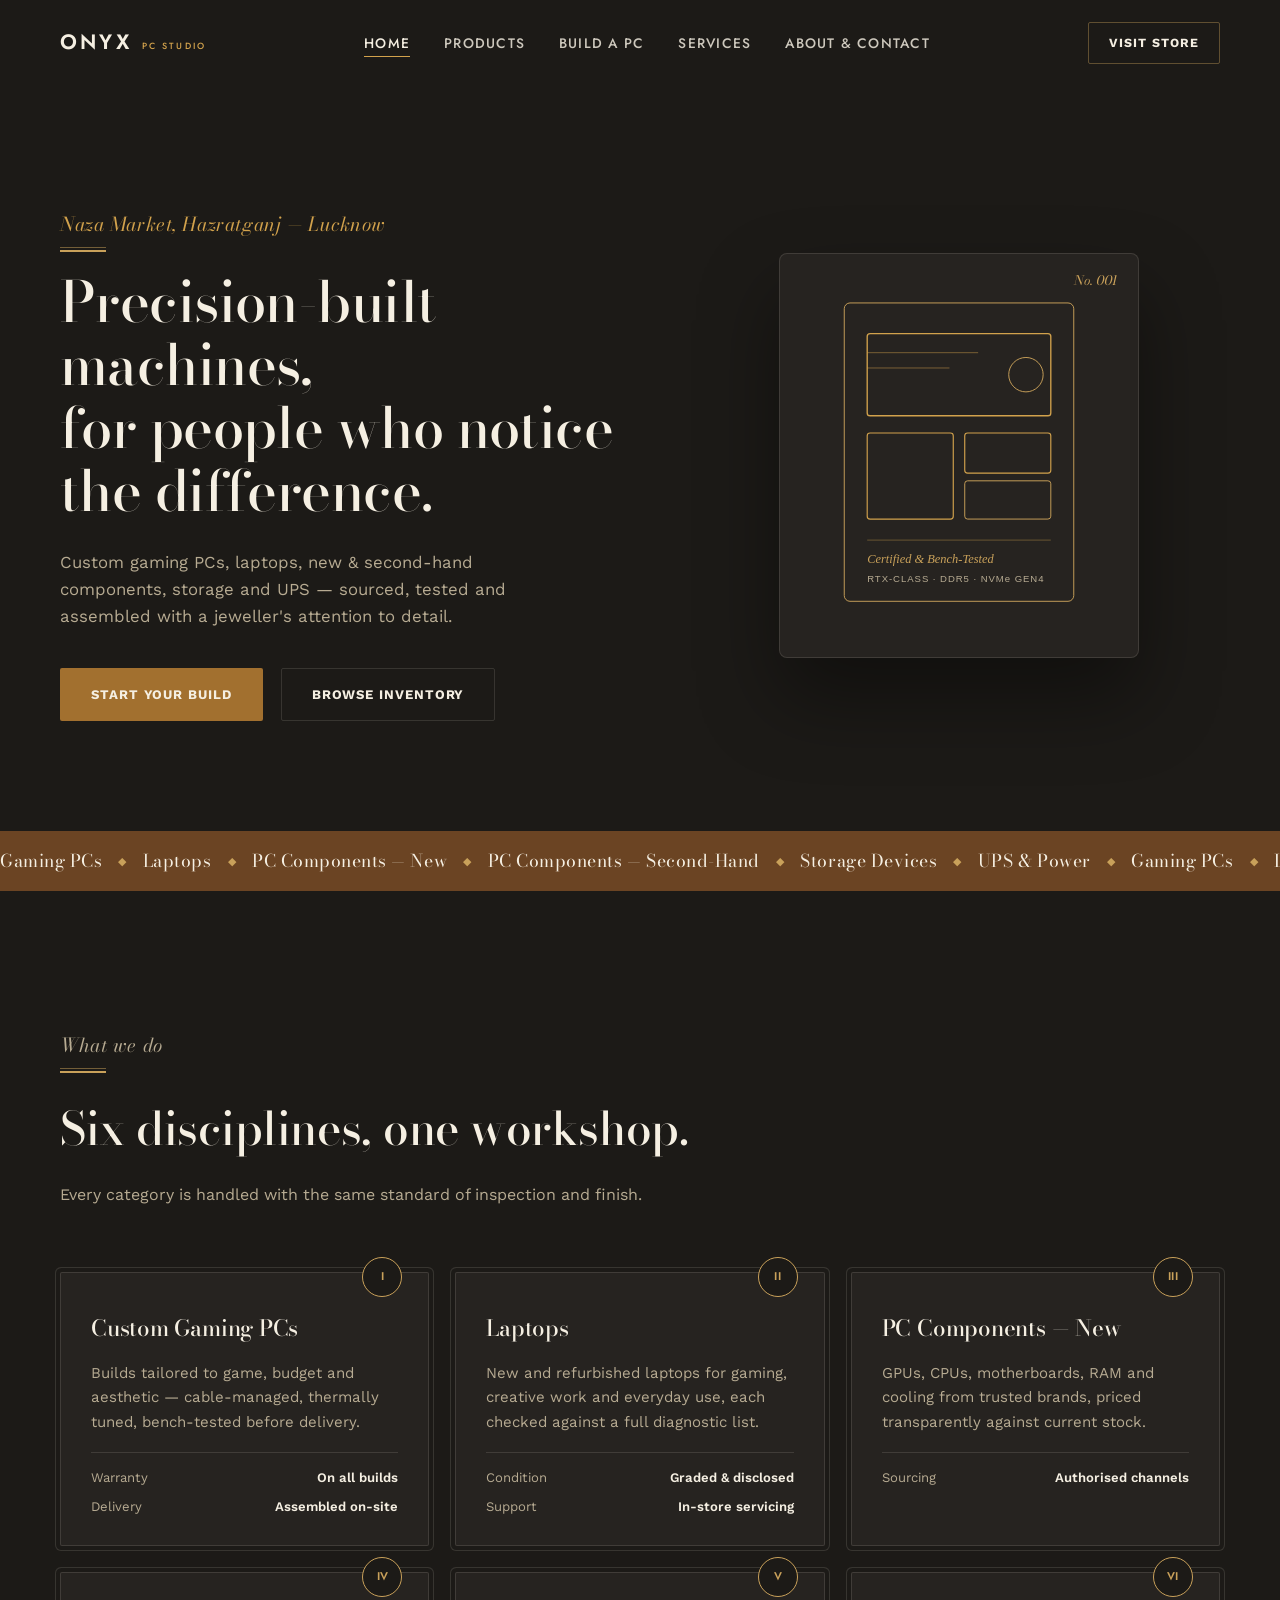
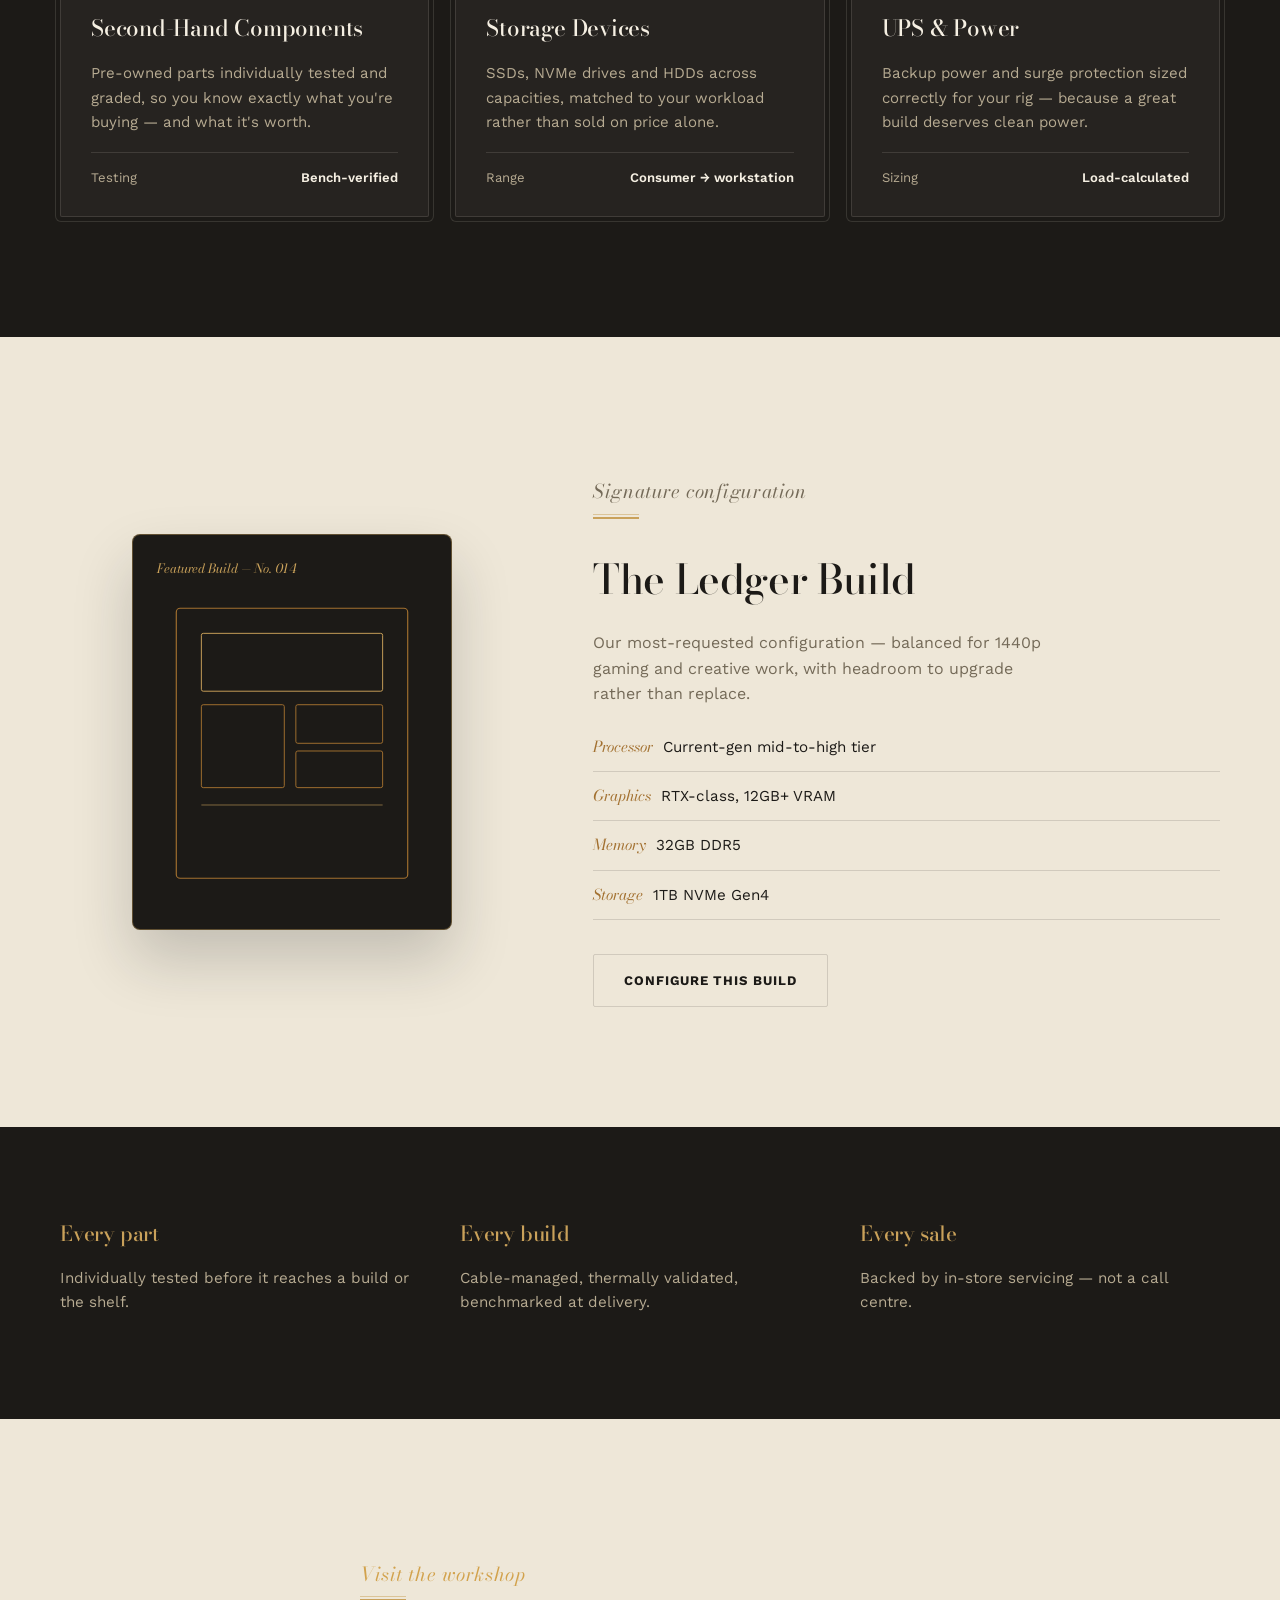
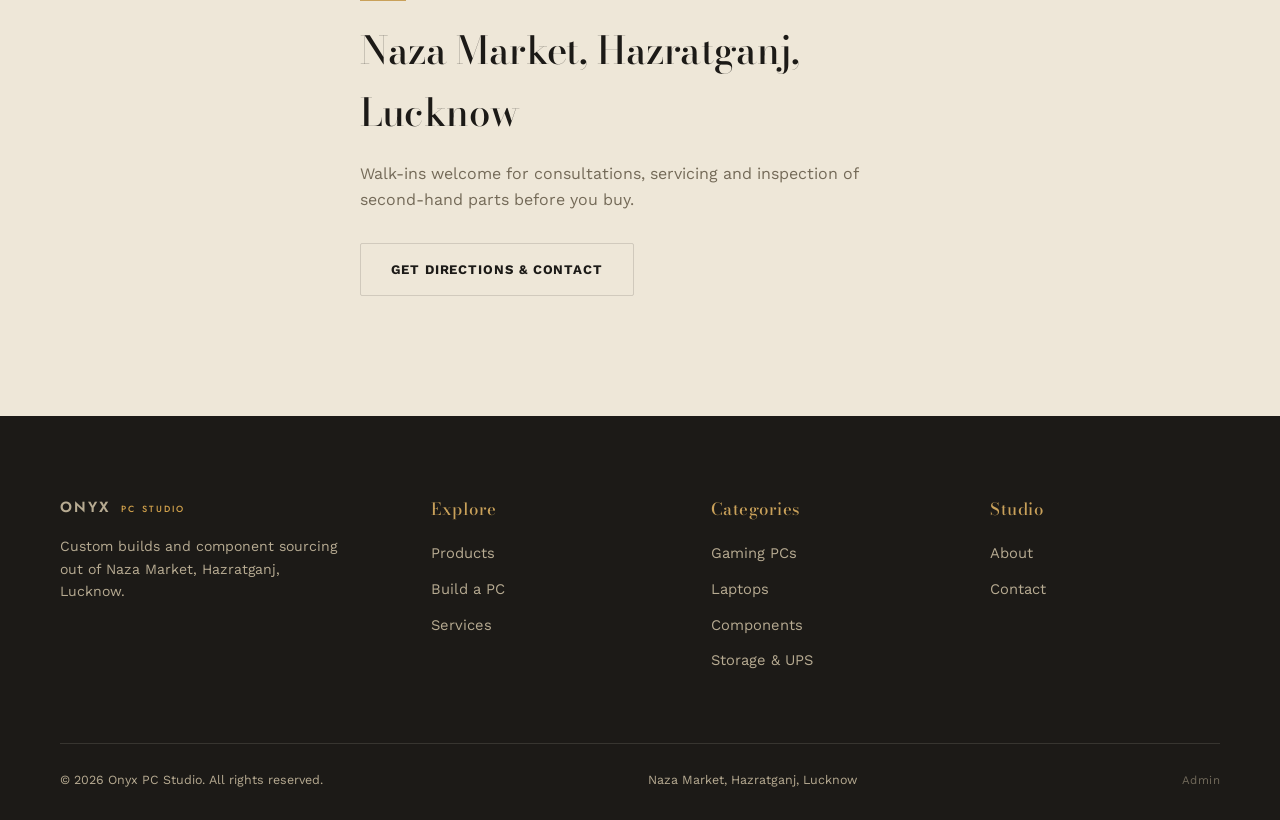
<file: index.html>
<!DOCTYPE html>
<html lang="en">
<head>
<meta charset="UTF-8">
<meta name="viewport" content="width=device-width, initial-scale=1.0">
<title>Onyx PC Studio — Custom Gaming PCs, Laptops & Components | Hazratganj, Lucknow</title>
<meta name="description" content="Custom gaming PC builds, laptops, new & second-hand PC components, storage and UPS — Naza Market, Hazratganj, Lucknow.">
<link rel="preconnect" href="https://fonts.googleapis.com">
<link rel="preconnect" href="https://fonts.gstatic.com" crossorigin>
<link href="https://fonts.googleapis.com/css2?family=Jost:wght@500;600;700&family=Bodoni+Moda:ital,opsz,wght@0,6..96,400;0,6..96,500;0,6..96,600;1,6..96,400;1,6..96,500&family=Work+Sans:wght@400;500;600;700&display=swap" rel="stylesheet">
<link rel="stylesheet" href="assets/css/style.css">
</head>
<body>

<!-- ============================ NAV ============================ -->
<nav class="site-nav">
  <div class="container">
    <a href="index.html" class="brand">Onyx <small>PC Studio</small></a>
    <ul class="nav-links">
      <li><a href="index.html" class="active">Home</a></li>
      <li><a href="products.html">Products</a></li>
      <li><a href="build-pc.html">Build a PC</a></li>
      <li><a href="services.html">Services</a></li>
      <li><a href="about.html">About &amp; Contact</a></li>
    </ul>
    <a href="about.html#contact" class="nav-cta">Visit Store</a>
    <button class="nav-toggle" aria-label="Menu">☰</button>
  </div>
</nav>

<!-- ============================ HERO ============================ -->
<header class="hero">
  <div class="container hero-grid">
    <div class="hero-copy reveal is-visible">
      <p class="eyebrow">Naza Market, Hazratganj — Lucknow</p>
      <h1>Precision-built machines,<br>for people who notice<br>the difference.</h1>
      <p class="hero-sub">Custom gaming PCs, laptops, new &amp; second-hand components, storage and UPS — sourced, tested and assembled with a jeweller's attention to detail.</p>
      <div class="hero-actions">
        <a href="build-pc.html" class="btn btn-primary">Start Your Build</a>
        <a href="products.html" class="btn btn-outline">Browse Inventory</a>
      </div>
    </div>
    <div class="hero-visual" data-tilt>
      <div class="hero-card">
        <div class="hero-card-index">No. 001</div>
        <svg viewBox="0 0 320 360" fill="none" xmlns="http://www.w3.org/2000/svg">
          <rect x="40" y="24" width="240" height="312" rx="6" stroke="var(--gold)" stroke-width="1"/>
          <rect x="64" y="56" width="192" height="86" rx="3" stroke="var(--emerald-bright)" stroke-width="1.4"/>
          <line x1="64" y1="76" x2="180" y2="76" stroke="var(--emerald-bright)" stroke-width="1" opacity="0.5"/>
          <line x1="64" y1="92" x2="150" y2="92" stroke="var(--emerald-bright)" stroke-width="1" opacity="0.5"/>
          <circle cx="230" cy="99" r="18" stroke="var(--gold)" stroke-width="1"/>
          <rect x="64" y="160" width="90" height="90" rx="3" stroke="var(--emerald-bright)" stroke-width="1.2"/>
          <rect x="166" y="160" width="90" height="42" rx="3" stroke="var(--emerald-bright)" stroke-width="1.2"/>
          <rect x="166" y="210" width="90" height="40" rx="3" stroke="var(--gold)" stroke-width="1"/>
          <line x1="64" y1="272" x2="256" y2="272" stroke="var(--emerald-bright)" stroke-width="1" opacity="0.4"/>
          <text x="64" y="296" fill="var(--gold)" font-family="Cormorant Garamond, serif" font-style="italic" font-size="13">Certified &amp; Bench-Tested</text>
          <text x="64" y="316" fill="var(--muted-on-dark)" font-family="Manrope, sans-serif" font-size="10" letter-spacing="1">RTX-CLASS · DDR5 · NVMe GEN4</text>
        </svg>
      </div>
    </div>
  </div>
</header>

<!-- ========================== MARQUEE ========================== -->
<section class="marquee-strip">
  <div class="marquee-track" data-marquee>
    <span>Gaming PCs</span><i>◆</i><span>Laptops</span><i>◆</i><span>PC Components — New</span><i>◆</i><span>PC Components — Second-Hand</span><i>◆</i><span>Storage Devices</span><i>◆</i><span>UPS &amp; Power</span><i>◆</i>
  </div>
</section>

<!-- ========================= WHAT WE DO ========================= -->
<section class="section section-dark">
  <div class="container">
    <div class="section-head reveal">
      <p class="eyebrow">What we do</p>
      <h2>Six disciplines, one workshop.</h2>
      <p>Every category is handled with the same standard of inspection and finish.</p>
    </div>
    <div class="pillar-grid">
      <article class="spec-ledger reveal" data-index="I">
        <h3>Custom Gaming PCs</h3>
        <p>Builds tailored to game, budget and aesthetic — cable-managed, thermally tuned, bench-tested before delivery.</p>
        <div class="spec-rows">
          <div>Warranty <span>On all builds</span></div>
          <div>Delivery <span>Assembled on-site</span></div>
        </div>
      </article>
      <article class="spec-ledger reveal" data-index="II">
        <h3>Laptops</h3>
        <p>New and refurbished laptops for gaming, creative work and everyday use, each checked against a full diagnostic list.</p>
        <div class="spec-rows">
          <div>Condition <span>Graded &amp; disclosed</span></div>
          <div>Support <span>In-store servicing</span></div>
        </div>
      </article>
      <article class="spec-ledger reveal" data-index="III">
        <h3>PC Components — New</h3>
        <p>GPUs, CPUs, motherboards, RAM and cooling from trusted brands, priced transparently against current stock.</p>
        <div class="spec-rows">
          <div>Sourcing <span>Authorised channels</span></div>
        </div>
      </article>
      <article class="spec-ledger reveal" data-index="IV">
        <h3>Second-Hand Components</h3>
        <p>Pre-owned parts individually tested and graded, so you know exactly what you're buying — and what it's worth.</p>
        <div class="spec-rows">
          <div>Testing <span>Bench-verified</span></div>
        </div>
      </article>
      <article class="spec-ledger reveal" data-index="V">
        <h3>Storage Devices</h3>
        <p>SSDs, NVMe drives and HDDs across capacities, matched to your workload rather than sold on price alone.</p>
        <div class="spec-rows">
          <div>Range <span>Consumer → workstation</span></div>
        </div>
      </article>
      <article class="spec-ledger reveal" data-index="VI">
        <h3>UPS &amp; Power</h3>
        <p>Backup power and surge protection sized correctly for your rig — because a great build deserves clean power.</p>
        <div class="spec-rows">
          <div>Sizing <span>Load-calculated</span></div>
        </div>
      </article>
    </div>
  </div>
</section>

<!-- ===================== SIGNATURE BUILD SHOWCASE ===================== -->
<section class="section section-paper">
  <div class="container showcase-grid">
    <div class="showcase-visual reveal" data-tilt>
      <div class="showcase-frame">
        <div class="showcase-index">Featured Build — No. 014</div>
        <svg viewBox="0 0 280 320" fill="none" xmlns="http://www.w3.org/2000/svg">
          <rect x="20" y="20" width="240" height="280" rx="4" stroke="var(--emerald)" stroke-width="1.2"/>
          <rect x="46" y="46" width="188" height="60" rx="2" stroke="var(--gold)" stroke-width="1"/>
          <rect x="46" y="120" width="86" height="86" rx="2" stroke="var(--emerald)" stroke-width="1"/>
          <rect x="144" y="120" width="90" height="40" rx="2" stroke="var(--emerald)" stroke-width="1"/>
          <rect x="144" y="168" width="90" height="38" rx="2" stroke="var(--emerald)" stroke-width="1"/>
          <line x1="46" y1="224" x2="234" y2="224" stroke="var(--gold)" stroke-width="1" opacity="0.6"/>
        </svg>
      </div>
    </div>
    <div class="showcase-copy reveal">
      <p class="eyebrow">Signature configuration</p>
      <h2>The Ledger Build</h2>
      <p>Our most-requested configuration — balanced for 1440p gaming and creative work, with headroom to upgrade rather than replace.</p>
      <ul class="showcase-specs">
        <li><span>Processor</span>Current-gen mid-to-high tier</li>
        <li><span>Graphics</span>RTX-class, 12GB+ VRAM</li>
        <li><span>Memory</span>32GB DDR5</li>
        <li><span>Storage</span>1TB NVMe Gen4</li>
      </ul>
      <a href="build-pc.html" class="btn btn-outline-dark">Configure This Build</a>
    </div>
  </div>
</section>

<!-- ============================ TRUST STRIP ============================ -->
<section class="section section-dark trust-strip">
  <div class="container trust-grid">
    <div class="reveal"><h3>Every part</h3><p>Individually tested before it reaches a build or the shelf.</p></div>
    <div class="reveal"><h3>Every build</h3><p>Cable-managed, thermally validated, benchmarked at delivery.</p></div>
    <div class="reveal"><h3>Every sale</h3><p>Backed by in-store servicing — not a call centre.</p></div>
  </div>
</section>

<!-- ============================ CONTACT STRIP ============================ -->
<section class="section section-paper contact-strip">
  <div class="container contact-grid reveal">
    <div>
      <p class="eyebrow">Visit the workshop</p>
      <h2>Naza Market, Hazratganj, Lucknow</h2>
      <p class="contact-note">Walk-ins welcome for consultations, servicing and inspection of second-hand parts before you buy.</p>
      <a href="about.html#contact" class="btn btn-outline-dark">Get Directions &amp; Contact</a>
    </div>
  </div>
</section>

<!-- ============================ FOOTER ============================ -->
<footer class="site-footer">
  <div class="container">
    <div class="footer-grid">
      <div>
        <a href="index.html" class="brand">Onyx <small>PC Studio</small></a>
        <p style="color:var(--muted-on-dark); font-size:0.88rem; margin-top:16px; max-width:280px;">Custom builds and component sourcing out of Naza Market, Hazratganj, Lucknow.</p>
      </div>
      <div>
        <h4>Explore</h4>
        <ul>
          <li><a href="products.html">Products</a></li>
          <li><a href="build-pc.html">Build a PC</a></li>
          <li><a href="services.html">Services</a></li>
        </ul>
      </div>
      <div>
        <h4>Categories</h4>
        <ul>
          <li><a href="products.html#gaming-pcs">Gaming PCs</a></li>
          <li><a href="products.html#laptops">Laptops</a></li>
          <li><a href="products.html#components">Components</a></li>
          <li><a href="products.html#storage-ups">Storage &amp; UPS</a></li>
        </ul>
      </div>
      <div>
        <h4>Studio</h4>
        <ul>
          <li><a href="about.html">About</a></li>
          <li><a href="about.html#contact">Contact</a></li>
        </ul>
      </div>
    </div>
    <div class="footer-bottom">
      <span>© 2026 Onyx PC Studio. All rights reserved.</span>
      <span>Naza Market, Hazratganj, Lucknow</span>
      <a href="admin.html" class="admin-link">Admin</a>
    </div>
  </div>
</footer>

<script src="assets/js/main.js"></script>
</body>
</html>
</file>
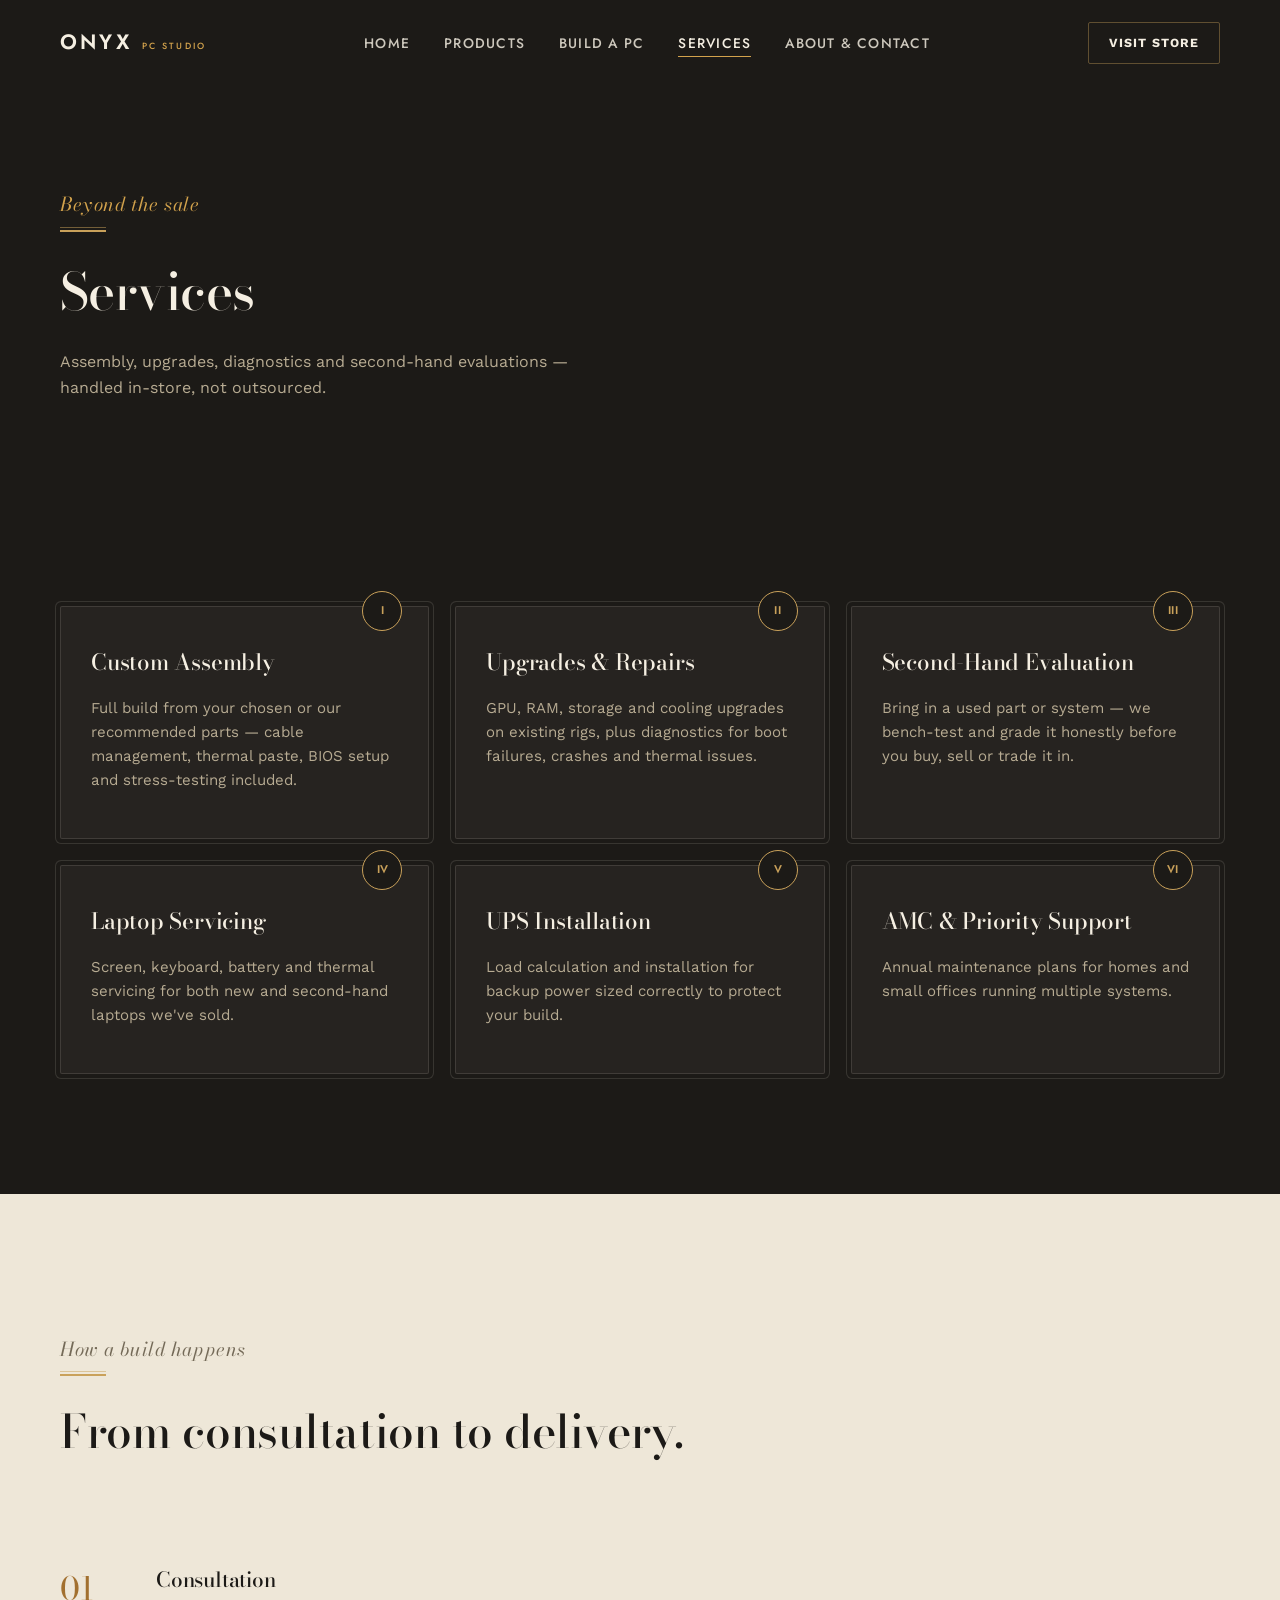
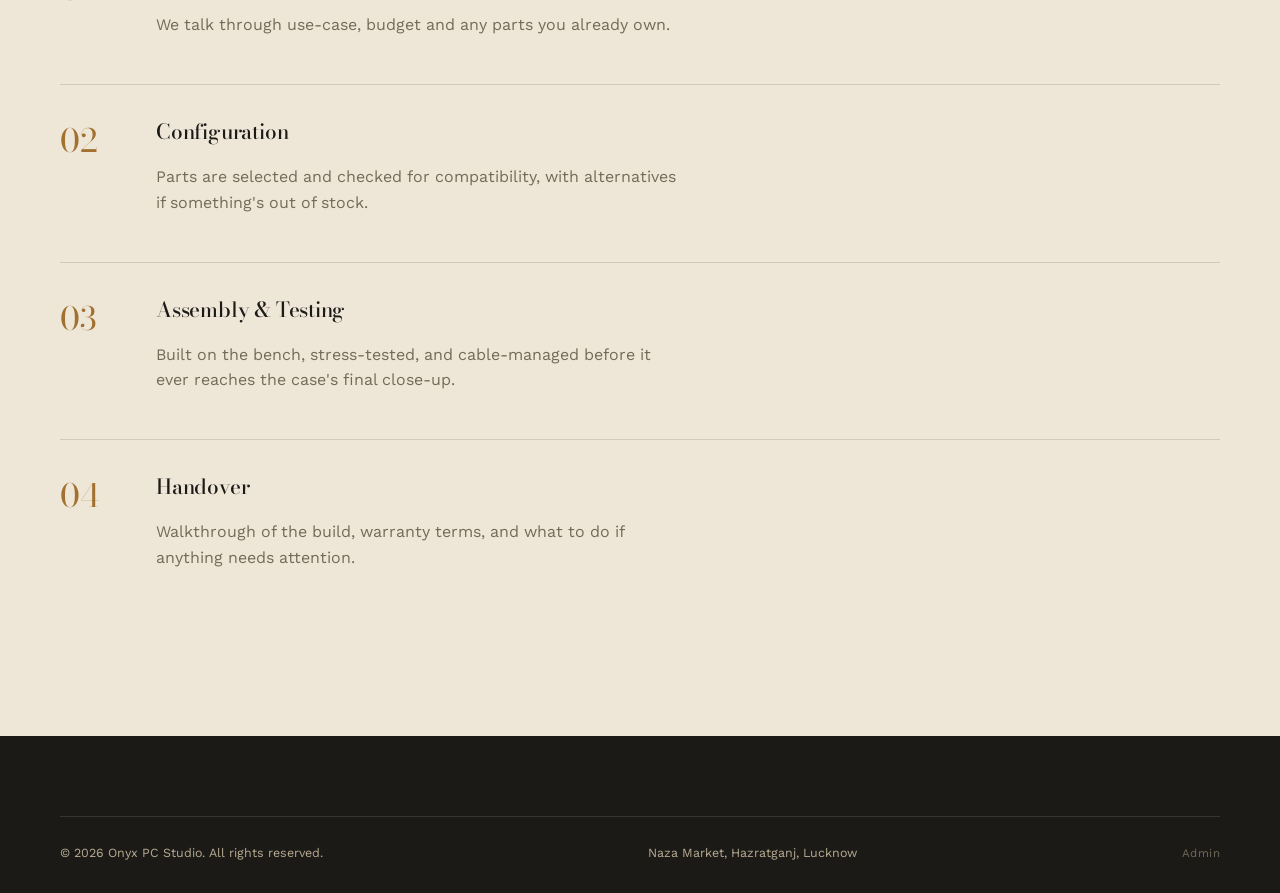
<file: services.html>
<!DOCTYPE html>
<html lang="en">
<head>
<meta charset="UTF-8">
<meta name="viewport" content="width=device-width, initial-scale=1.0">
<title>Services — Onyx PC Studio</title>
<link rel="preconnect" href="https://fonts.googleapis.com">
<link rel="preconnect" href="https://fonts.gstatic.com" crossorigin>
<link href="https://fonts.googleapis.com/css2?family=Jost:wght@500;600;700&family=Bodoni+Moda:ital,opsz,wght@0,6..96,400;0,6..96,500;0,6..96,600;1,6..96,400;1,6..96,500&family=Work+Sans:wght@400;500;600;700&display=swap" rel="stylesheet">
<link rel="stylesheet" href="assets/css/style.css">
<link rel="stylesheet" href="assets/css/services.css">
</head>
<body>

<nav class="site-nav">
  <div class="container">
    <a href="index.html" class="brand">Onyx <small>PC Studio</small></a>
    <ul class="nav-links">
      <li><a href="index.html">Home</a></li>
      <li><a href="products.html">Products</a></li>
      <li><a href="build-pc.html">Build a PC</a></li>
      <li><a href="services.html" class="active">Services</a></li>
      <li><a href="about.html">About &amp; Contact</a></li>
    </ul>
    <a href="about.html#contact" class="nav-cta">Visit Store</a>
    <button class="nav-toggle" aria-label="Menu">☰</button>
  </div>
</nav>

<header class="page-hero">
  <div class="container">
    <p class="eyebrow">Beyond the sale</p>
    <h1>Services</h1>
    <p class="page-hero-sub">Assembly, upgrades, diagnostics and second-hand evaluations — handled in-store, not outsourced.</p>
  </div>
</header>

<section class="section section-dark">
  <div class="container">
    <div class="services-grid">
      <article class="spec-ledger reveal" data-index="I">
        <h3>Custom Assembly</h3>
        <p>Full build from your chosen or our recommended parts — cable management, thermal paste, BIOS setup and stress-testing included.</p>
      </article>
      <article class="spec-ledger reveal" data-index="II">
        <h3>Upgrades &amp; Repairs</h3>
        <p>GPU, RAM, storage and cooling upgrades on existing rigs, plus diagnostics for boot failures, crashes and thermal issues.</p>
      </article>
      <article class="spec-ledger reveal" data-index="III">
        <h3>Second-Hand Evaluation</h3>
        <p>Bring in a used part or system — we bench-test and grade it honestly before you buy, sell or trade it in.</p>
      </article>
      <article class="spec-ledger reveal" data-index="IV">
        <h3>Laptop Servicing</h3>
        <p>Screen, keyboard, battery and thermal servicing for both new and second-hand laptops we've sold.</p>
      </article>
      <article class="spec-ledger reveal" data-index="V">
        <h3>UPS Installation</h3>
        <p>Load calculation and installation for backup power sized correctly to protect your build.</p>
      </article>
      <article class="spec-ledger reveal" data-index="VI">
        <h3>AMC &amp; Priority Support</h3>
        <p>Annual maintenance plans for homes and small offices running multiple systems.</p>
      </article>
    </div>
  </div>
</section>

<section class="section section-paper">
  <div class="container">
    <div class="section-head reveal">
      <p class="eyebrow">How a build happens</p>
      <h2>From consultation to delivery.</h2>
    </div>
    <ol class="process-timeline">
      <li class="reveal">
        <span class="step-index">01</span>
        <div><h3>Consultation</h3><p>We talk through use-case, budget and any parts you already own.</p></div>
      </li>
      <li class="reveal">
        <span class="step-index">02</span>
        <div><h3>Configuration</h3><p>Parts are selected and checked for compatibility, with alternatives if something's out of stock.</p></div>
      </li>
      <li class="reveal">
        <span class="step-index">03</span>
        <div><h3>Assembly &amp; Testing</h3><p>Built on the bench, stress-tested, and cable-managed before it ever reaches the case's final close-up.</p></div>
      </li>
      <li class="reveal">
        <span class="step-index">04</span>
        <div><h3>Handover</h3><p>Walkthrough of the build, warranty terms, and what to do if anything needs attention.</p></div>
      </li>
    </ol>
  </div>
</section>

<footer class="site-footer">
  <div class="container">
    <div class="footer-bottom">
      <span>© 2026 Onyx PC Studio. All rights reserved.</span>
      <span>Naza Market, Hazratganj, Lucknow</span>
      <a href="admin.html" class="admin-link">Admin</a>
    </div>
  </div>
</footer>

<script src="assets/js/main.js"></script>
</body>
</html>
</file>
<file: assets/css/style.css>
/* ==========================================================================
   ONYX PC STUDIO — Design System
   Palette: Graphite + Emerald (luxury, not "dark theme")
   Nav font: Jost | Heading/accent font: Bodoni Moda | Body font: Work Sans
   NOTE: "Onyx PC Studio" is a placeholder brand name — find & replace across
   all files once the real business name is finalised.
   ========================================================================== */

:root{
  /* Core palette — Charcoal + Bronze/Gold, warm rather than cold-dark */
  --ink:            #1C1A17;   /* warm charcoal — dark sections, never pure black */
  --ink-soft:       #262320;   /* card surface on dark */
  --ink-line:       rgba(240,232,216,0.13);

  --paper:          #EEE7D8;   /* parchment — light sections */
  --paper-soft:     #E3D9C3;
  --paper-line:     rgba(28,26,23,0.14);

  --emerald:        #A2702F;   /* primary bronze (kept var name for compatibility) */
  --emerald-bright: #D2A24C;   /* bright gold — hover / accent */
  --emerald-deep:   #6B4423;   /* deep bronze */

  --gold:           #C9A15A;   /* hairline gold accent */
  --gold-soft:      rgba(201,161,90,0.4);

  --text-dark:      #1C1A17;
  --text-light:     #F5EFE2;
  --muted-on-dark:  #B7AB92;
  --muted-on-light: #746A58;

  --radius-sm: 2px;
  --radius-md: 6px;
  --ease: cubic-bezier(.22,.61,.36,1);
}

*,*::before,*::after{ box-sizing:border-box; }
html{ scroll-behavior:smooth; }
body{
  margin:0;
  background:var(--paper);
  color:var(--text-dark);
  font-family:'Work Sans', sans-serif;
  font-size:16px;
  line-height:1.6;
  -webkit-font-smoothing:antialiased;
}
img{ max-width:100%; display:block; }
a{ color:inherit; text-decoration:none; }
ul{ margin:0; padding:0; list-style:none; }
h1,h2,h3,h4{
  font-family:'Bodoni Moda', serif;
  font-weight:500;
  letter-spacing:-0.01em;
  margin:0;
}
.eyebrow{
  font-family:'Bodoni Moda', serif;
  font-style:italic;
  font-size:1.2rem;
  letter-spacing:0.03em;
  color:var(--emerald-bright);
  position:relative;
  padding-bottom:12px;
}
.eyebrow::after{
  content:''; position:absolute; left:0; bottom:0; width:46px; height:2px;
  background:var(--gold);
}
.eyebrow::before{
  content:''; position:absolute; left:0; bottom:4px; width:46px; height:1px;
  background:var(--gold); opacity:0.5;
}
.container{
  max-width:1240px;
  margin:0 auto;
  padding:0 40px;
}
@media (max-width:720px){ .container{ padding:0 22px; } }

/* Reduced motion respected everywhere */
@media (prefers-reduced-motion: reduce){
  *{ animation-duration:0.01ms !important; animation-iteration-count:1 !important; transition-duration:0.01ms !important; scroll-behavior:auto !important; }
}

/* ---------------------------------- NAV ---------------------------------- */
.site-nav{
  position:fixed; top:0; left:0; right:0; z-index:1000;
  padding:22px 0;
  background:transparent;
  transition:background .45s var(--ease), padding .45s var(--ease), box-shadow .45s var(--ease);
}
.site-nav.is-scrolled{
  background:rgba(27,31,34,0.92);
  backdrop-filter:blur(10px);
  padding:14px 0;
  box-shadow:0 8px 30px rgba(0,0,0,0.18);
}
.site-nav .container{ display:flex; align-items:center; justify-content:space-between; }
.brand{
  font-family:'Jost', sans-serif;
  font-weight:600;
  font-size:1.3rem;
  letter-spacing:0.14em;
  text-transform:uppercase;
  color:var(--text-light);
  display:flex; align-items:baseline; gap:10px;
}
.brand small{
  font-family:'Jost',sans-serif;
  font-size:0.56rem;
  font-weight:500;
  letter-spacing:0.24em;
  color:var(--emerald-bright);
  text-transform:uppercase;
}
.nav-links{
  display:flex; align-items:center; gap:34px;
  font-family:'Jost', sans-serif;
  font-weight:500;
  font-size:0.86rem;
  letter-spacing:0.09em;
  text-transform:uppercase;
}
.nav-links a{
  color:var(--text-light);
  opacity:0.82;
  position:relative;
  padding-bottom:4px;
  transition:opacity .25s var(--ease);
}
.nav-links a::after{
  content:''; position:absolute; left:0; right:100%; bottom:0; height:1px;
  background:var(--emerald-bright); transition:right .35s var(--ease);
}
.nav-links a:hover, .nav-links a.active{ opacity:1; }
.nav-links a:hover::after, .nav-links a.active::after{ right:0; }
.nav-cta{
  font-family:'Work Sans',sans-serif;
  font-size:0.78rem; font-weight:700; letter-spacing:0.08em; text-transform:uppercase;
  border:1px solid var(--gold-soft);
  color:var(--text-light);
  padding:10px 20px; border-radius:var(--radius-sm);
  transition:border-color .3s var(--ease), background .3s var(--ease);
}
.nav-cta:hover{ background:rgba(169,137,95,0.12); border-color:var(--gold); }
.nav-toggle{ display:none; }

@media (max-width:900px){
  .nav-links{ display:none; }
  .nav-links.nav-links--open{
    display:flex; flex-direction:column; gap:20px;
    position:absolute; top:100%; left:0; right:0;
    background:var(--ink); padding:26px 24px 30px;
    border-top:1px solid var(--ink-line);
  }
  .nav-toggle{
    display:block; background:none; border:none; color:var(--text-light);
    font-size:1.6rem; cursor:pointer;
  }
}

/* --------------------------------- BUTTONS -------------------------------- */
.btn{
  display:inline-flex; align-items:center; gap:10px;
  font-family:'Work Sans', sans-serif;
  font-weight:700; font-size:0.82rem; letter-spacing:0.07em; text-transform:uppercase;
  padding:15px 30px;
  border-radius:var(--radius-sm);
  cursor:pointer; border:1px solid transparent;
  transition:transform .3s var(--ease), box-shadow .3s var(--ease), background .3s var(--ease), color .3s var(--ease);
}
.btn-primary{ background:var(--emerald); color:var(--text-light); }
.btn-primary:hover{ background:var(--emerald-bright); transform:translateY(-2px); box-shadow:0 14px 30px rgba(28,174,126,0.28); }
.btn-outline{ border-color:var(--ink-line); color:var(--text-light); }
.btn-outline:hover{ border-color:var(--gold); color:var(--gold); }
.btn-outline-dark{ border-color:var(--paper-line); color:var(--text-dark); }
.btn-outline-dark:hover{ border-color:var(--emerald); color:var(--emerald); }

/* ------------------------------ HALLMARK CARD ------------------------------
   Signature element: every component/service carries a hallmark stamp —
   the way a jeweller stamps graded metal — standing in for how seriously
   this workshop tests and grades hardware, new or second-hand.
   ---------------------------------------------------------------------- */
.spec-ledger{
  position:relative;
  background:var(--ink-soft);
  border:1px solid var(--ink-line);
  box-shadow:0 0 0 4px var(--ink), 0 0 0 5px var(--ink-line);
  border-radius:2px;
  padding:38px 30px 28px;
  transition:transform .45s var(--ease), box-shadow .45s var(--ease);
}
.spec-ledger::before{
  content:attr(data-index);
  position:absolute; top:-16px; right:26px;
  width:40px; height:40px; border-radius:50%;
  background:var(--ink);
  border:1.5px solid var(--gold);
  color:var(--gold);
  display:flex; align-items:center; justify-content:center;
  font-family:'Jost', sans-serif;
  font-weight:600;
  font-size:0.7rem;
  letter-spacing:0.02em;
}
.spec-ledger:hover{
  transform:translateY(-6px);
  box-shadow:0 0 0 4px var(--ink), 0 0 0 5px var(--gold-soft), 0 24px 50px rgba(0,0,0,0.35);
}
.spec-ledger h3{ color:var(--text-light); font-size:1.4rem; margin-bottom:10px; }
.spec-ledger p{ color:var(--muted-on-dark); font-size:0.94rem; margin-bottom:18px; }
.spec-ledger .spec-rows{ border-top:1px solid var(--ink-line); padding-top:14px; display:grid; gap:8px; }
.spec-ledger .spec-rows div{ display:flex; justify-content:space-between; font-size:0.82rem; color:var(--muted-on-dark); }
.spec-ledger .spec-rows span{ color:var(--text-light); font-weight:600; }

/* ------------------------------ REVEAL ANIMATION --------------------------- */
.reveal{ opacity:0; transform:translateY(26px); transition:opacity .9s var(--ease), transform .9s var(--ease); }
.reveal.is-visible{ opacity:1; transform:translateY(0); }

/* ------------------------------- SECTIONS --------------------------------- */
.section{ padding:120px 0; }
.section-dark{ background:var(--ink); color:var(--text-light); }
.section-paper{ background:var(--paper); }
@media (max-width:720px){ .section{ padding:80px 0; } }

.section-head{ max-width:640px; margin-bottom:64px; }
.section-head h2{ font-size:clamp(2rem,3.6vw,2.9rem); margin-top:14px; }
.section-dark .section-head p{ color:var(--muted-on-dark); }
.section-paper .section-head p{ color:var(--muted-on-light); }

hr.divider{ border:none; border-top:1px solid var(--paper-line); margin:0; }

/* --------------------------------- HERO ------------------------------------ */
.hero{
  background:var(--ink);
  color:var(--text-light);
  padding:190px 0 110px;
  overflow:hidden;
}
.hero-grid{ display:grid; grid-template-columns:1.05fr 0.95fr; gap:60px; align-items:center; }
.hero-copy h1{ font-size:clamp(2.3rem,4.4vw,3.6rem); line-height:1.12; margin:18px 0 26px; }
.hero-sub{ color:var(--muted-on-dark); font-size:1.05rem; max-width:480px; margin-bottom:38px; }
.hero-actions{ display:flex; gap:18px; flex-wrap:wrap; }

.hero-visual{ display:flex; justify-content:center; perspective:1000px; }
.hero-card{
  position:relative;
  background:var(--ink-soft);
  border:1px solid var(--ink-line);
  border-radius:8px;
  padding:26px;
  width:min(360px, 100%);
  transition:transform .1s linear;
  box-shadow:0 40px 80px rgba(0,0,0,0.4);
}
.hero-card-index{
  position:absolute; top:16px; right:20px;
  font-family:'Bodoni Moda', serif; font-style:italic;
  font-size:0.82rem; color:var(--gold);
}

@media (max-width:900px){
  .hero{ padding:150px 0 80px; }
  .hero-grid{ grid-template-columns:1fr; }
  .hero-visual{ order:-1; margin-bottom:20px; }
}

/* -------------------------------- MARQUEE ----------------------------------- */
.marquee-strip{
  background:var(--emerald-deep);
  color:var(--text-light);
  overflow:hidden;
  padding:16px 0;
  white-space:nowrap;
}
.marquee-track{
  display:inline-flex; align-items:center; gap:16px;
  font-family:'Bodoni Moda', serif; font-size:1.1rem; letter-spacing:0.03em;
  animation:marquee 28s linear infinite;
}
.marquee-track i{ font-style:normal; color:var(--gold); font-size:0.7rem; }
@keyframes marquee{ from{ transform:translateX(0); } to{ transform:translateX(-50%); } }

/* ------------------------------ PILLAR GRID --------------------------------- */
.pillar-grid{ display:grid; grid-template-columns:repeat(3, 1fr); gap:26px; }
@media (max-width:900px){ .pillar-grid{ grid-template-columns:1fr 1fr; } }
@media (max-width:600px){ .pillar-grid{ grid-template-columns:1fr; } }

/* ------------------------------ SHOWCASE ------------------------------------ */
.showcase-grid{ display:grid; grid-template-columns:0.85fr 1.15fr; gap:70px; align-items:center; }
.showcase-visual{ display:flex; justify-content:center; perspective:1000px; }
.showcase-frame{
  position:relative;
  background:var(--ink);
  border:1px solid var(--gold-soft);
  border-radius:8px;
  padding:24px;
  width:min(320px,100%);
  transition:transform .1s linear;
  box-shadow:0 30px 60px rgba(27,31,34,0.2);
}
.showcase-index{ font-family:'Bodoni Moda',serif; font-style:italic; color:var(--gold); font-size:0.8rem; margin-bottom:10px; }
.showcase-copy h2{ font-size:clamp(1.9rem,3.2vw,2.6rem); margin:14px 0 18px; }
.showcase-copy > p{ color:var(--muted-on-light); max-width:460px; margin-bottom:28px; }
.showcase-specs{ display:grid; gap:12px; margin-bottom:34px; }
.showcase-specs li{ font-size:0.95rem; border-bottom:1px solid var(--paper-line); padding-bottom:12px; }
.showcase-specs span{ font-family:'Bodoni Moda',serif; font-style:italic; color:var(--emerald); margin-right:10px; }
@media (max-width:900px){ .showcase-grid{ grid-template-columns:1fr; gap:40px; } }

/* ------------------------------- TRUST STRIP --------------------------------- */
.trust-strip{ padding:90px 0; }
.trust-grid{ display:grid; grid-template-columns:repeat(3,1fr); gap:40px; }
.trust-grid h3{ color:var(--gold); font-size:1.3rem; margin-bottom:10px; }
.trust-grid p{ color:var(--muted-on-dark); font-size:0.95rem; }
@media (max-width:800px){ .trust-grid{ grid-template-columns:1fr; } }

/* ------------------------------ CONTACT STRIP -------------------------------- */
.contact-strip .contact-grid{ max-width:640px; }
.contact-strip h2{ font-size:clamp(1.8rem,3vw,2.4rem); margin:14px 0 18px; }
.contact-note{ color:var(--muted-on-light); margin-bottom:30px; }

/* --------------------------------- PAGE HERO ---------------------------------
   Shared across every inner page (Products, Build a PC, Services, About).
   Keeps a dark backdrop directly under the nav so nav text stays readable,
   and reserves top space so the heading never sits under the fixed nav.
   ------------------------------------------------------------------------ */
.page-hero{
  background:var(--ink); color:var(--text-light);
  padding:170px 0 70px;
}
.page-hero h1{ font-size:clamp(2.2rem,4vw,3.2rem); margin:14px 0 16px; }
.page-hero-sub{ color:var(--muted-on-dark); max-width:520px; }

/* ------------------------------- FOOTER ------------------------------------ */
.site-footer{ background:var(--ink); color:var(--text-light); padding:80px 0 30px; }
.footer-grid{ display:grid; grid-template-columns:1.4fr 1fr 1fr 1fr; gap:50px; margin-bottom:60px; }
.footer-grid h4{ font-family:'Bodoni Moda',serif; font-size:1.05rem; color:var(--gold); margin-bottom:18px; letter-spacing:0.03em; }
.footer-grid li{ margin-bottom:10px; }
.footer-grid a{ color:var(--muted-on-dark); font-size:0.92rem; transition:color .25s; }
.footer-grid a:hover{ color:var(--text-light); }
.footer-bottom{ border-top:1px solid var(--ink-line); padding-top:26px; display:flex; justify-content:space-between; align-items:center; font-size:0.78rem; color:var(--muted-on-dark); }
.admin-link{ color:var(--muted-on-dark); opacity:0.55; font-size:0.72rem; letter-spacing:0.04em; transition:opacity .25s var(--ease), color .25s var(--ease); }
.admin-link:hover{ opacity:1; color:var(--gold); }
@media (max-width:800px){ .footer-grid{ grid-template-columns:1fr 1fr; } .footer-bottom{ flex-direction:column; gap:10px; align-items:flex-start; } }
</file>
<file: assets/css/services.css>
.services-grid{ display:grid; grid-template-columns:repeat(3,1fr); gap:26px; }
@media (max-width:900px){ .services-grid{ grid-template-columns:1fr 1fr; } }
@media (max-width:600px){ .services-grid{ grid-template-columns:1fr; } }

.process-timeline{ list-style:none; margin:0; padding:0; display:grid; gap:0; }
.process-timeline li{
  display:grid; grid-template-columns:70px 1fr; gap:26px;
  padding:30px 0; border-bottom:1px solid var(--paper-line);
}
.process-timeline li:last-child{ border-bottom:none; }
.step-index{ font-family:'Bodoni Moda',serif; font-size:2rem; color:var(--emerald); }
.process-timeline h3{ font-size:1.3rem; margin-bottom:8px; }
.process-timeline p{ color:var(--muted-on-light); max-width:520px; }
</file>
